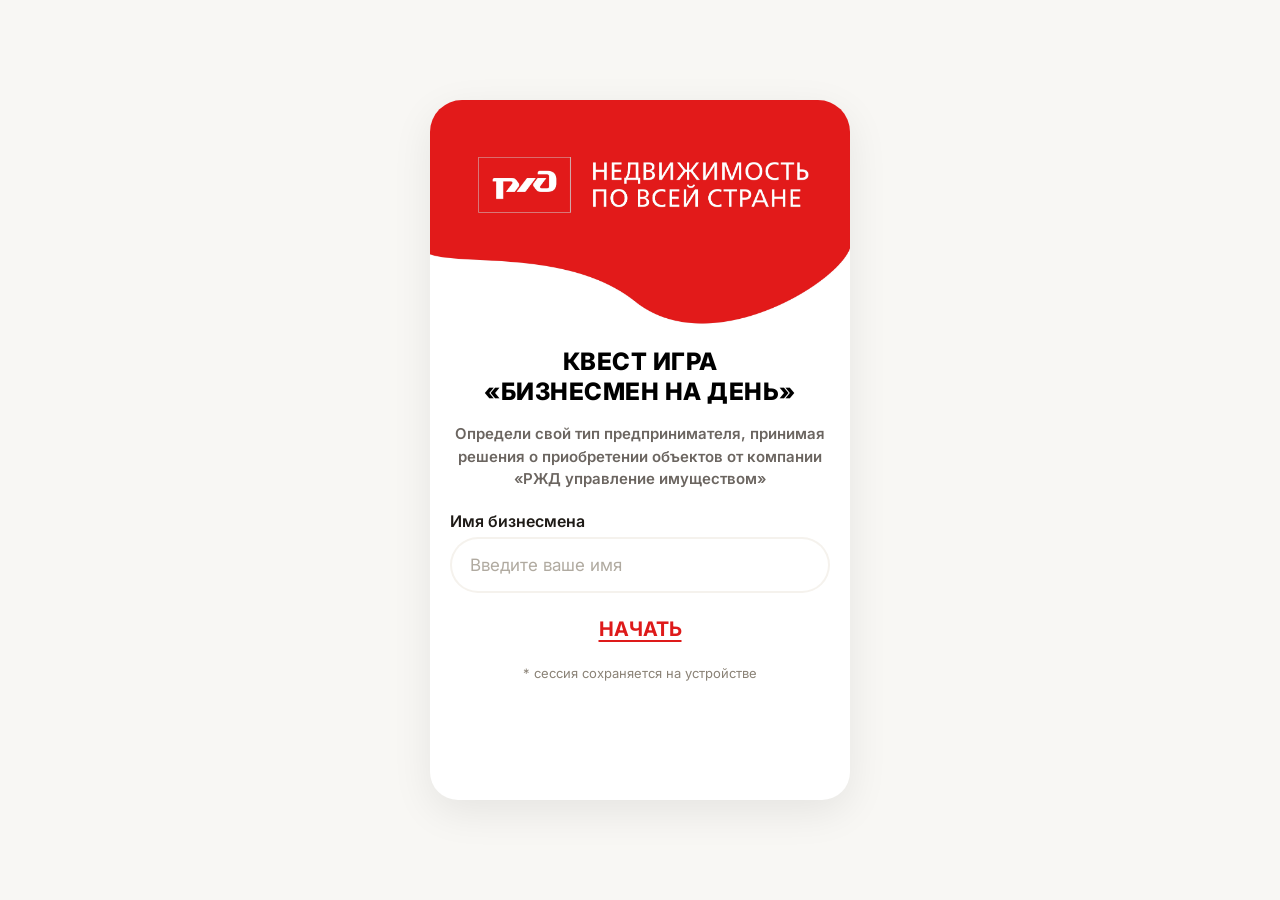
<file: index.html>
<!DOCTYPE html>
<html lang="ru">
<head>

<!-- Yandex.Metrika counter -->
<script type="text/javascript">
    (function(m,e,t,r,i,k,a){
        m[i]=m[i]||function(){(m[i].a=m[i].a||[]).push(arguments)};
        m[i].l=1*new Date();
        for (var j = 0; j < document.scripts.length; j++) {if (document.scripts[j].src === r) { return; }}
        k=e.createElement(t),a=e.getElementsByTagName(t)[0],k.async=1,k.src=r,a.parentNode.insertBefore(k,a)
    })(window, document,'script','https://mc.yandex.ru/metrika/tag.js?id=111228959', 'ym');

    ym(111228959, 'init', {ssr:true, webvisor:true, clickmap:true, ecommerce:"dataLayer", referrer: document.referrer, url: location.href, accurateTrackBounce:true, trackLinks:true});
</script>
<noscript><div><img src="https://mc.yandex.ru/watch/111228959" style="position:absolute; left:-9999px;" alt="" /></div></noscript>
<!-- /Yandex.Metrika counter -->
    
    <meta charset="UTF-8" />
    <meta name="viewport" content="width=device-width, initial-scale=1.0, maximum-scale=1.0, user-scalable=yes" />
    <title>Бизнесмен на день — старт</title>
    <link rel="stylesheet" href="https://cdnjs.cloudflare.com/ajax/libs/font-awesome/6.0.0-beta3/css/all.min.css" />
    <link rel="stylesheet" href="css/style.css" />
</head>
<body>
    <div class="app">
        <!-- ХЕАДЕР С ИЗОБРАЖЕНИЕМ -->
        <div class="header">
            <img src="img/header-bg.jpg" alt="Бизнесмен на день" />
        </div>

        <div class="content">
            <!-- Заголовок — теперь умещается на двух строчках -->
            <div class="start-title">
                <span class="line1">КВЕСТ ИГРА</span>
                <span class="line2">«БИЗНЕСМЕН НА ДЕНЬ»</span>
            </div>

            <!-- Описание — без принудительных переносов, переносится естественно -->
            <p class="start-description">
                Определи свой тип предпринимателя, принимая решения о приобретении объектов от компании «РЖД управление имуществом»
            </p>

            <div class="input-label">Имя бизнесмена</div>

            <div class="input-wrapper">
                <input type="text" id="playerName" class="input-name" placeholder="Введите ваше имя" />
            </div>

            <button class="btn-start-text" id="startBtn">НАЧАТЬ</button>

            <div style="margin-top:16px; font-size:13px; color:#8a8276; text-align:center;">
                * сессия сохраняется на устройстве
            </div>
        </div>
    </div>

    <script src="js/app.js"></script>
    <script>
        document.addEventListener('DOMContentLoaded', initStartPage);
    </script>
</body>
</html>
</file>
<file: css/style.css>
/* ============================================
   css/style.css — общие стили для всех страниц
   ============================================ */

/* ---------- Подключаем шрифт Inter ---------- */
@import url('https://fonts.googleapis.com/css2?family=Inter:opsz,wght@14..32,400;14..32,500;14..32,600;14..32,700;14..32,800&display=swap');

* {
    margin: 0;
    padding: 0;
    box-sizing: border-box;
    font-family: 'Inter', 'Segoe UI', Roboto, system-ui, -apple-system, sans-serif;
}

body {
    background: #f8f7f4;
    display: flex;
    justify-content: center;
    align-items: center;
    min-height: 100vh;
    padding: 16px;
}

.app {
    max-width: 420px;
    width: 100%;
    background: #ffffff;
    border-radius: 32px 32px 28px 28px;
    box-shadow: 0 12px 40px rgba(0, 0, 0, 0.08);
    overflow: hidden;
    position: relative;
    min-height: 700px;
}

/* ---------- ХЕАДЕР С ИЗОБРАЖЕНИЕМ ---------- */
.header {
    width: 100%;
    display: block;
    line-height: 0;
}

.header img {
    width: 100%;
    height: auto;
    display: block;
}

/* ---------- Контент ---------- */
.content {
    padding: 20px 20px 28px;
}

/* ---------- СТАРТОВАЯ СТРАНИЦА (ВВОДНАЯ) ---------- */
.start-title {
    font-size: 24px;
    font-weight: 800;
    color: #000000;
    letter-spacing: 0.5px;
    line-height: 1.2;
    margin-bottom: 16px;
    text-align: center;
}

.start-title .line1 {
    display: block;
    font-size: 24px;
}

.start-title .line2 {
    display: block;
    font-size: 24px;
    margin-top: 2px;
}

/* Описание — шрифт Inter, естественный перенос, центрирование */
.start-description {
    font-size: 15px;
    font-weight: 600;
    color: #6b6560;
    line-height: 1.5;
    margin-bottom: 20px;
    text-align: center;
    font-family: 'Inter', sans-serif;
    max-width: 100%;
    word-wrap: break-word;
}

/* Подпись перед полем ввода */
.input-label {
    font-size: 16px;
    font-weight: 600;
    color: #1e1a16;
    margin-bottom: 6px;
}

/* Обёртка для поля ввода — светло-серый фон */
.input-wrapper {
    background: #f5f2ed;
    border-radius: 60px;
    padding: 2px;
    margin-bottom: 16px;
}

.input-name {
    width: 100%;
    padding: 16px 18px;
    border: none;
    border-radius: 60px;
    font-size: 17px;
    background: #ffffff;
    outline: none;
}

.input-name:focus {
    outline: 2px solid #DE1A1A;
    outline-offset: -2px;
}

.input-name::placeholder {
    color: #b0aaa0;
}

/* Кнопка "НАЧАТЬ" — только подчёркнутые красные буквы */
.btn-start-text {
    background: transparent;
    border: none;
    color: #DE1A1A;
    font-size: 20px;
    font-weight: 700;
    text-decoration: underline;
    text-underline-offset: 4px;
    cursor: pointer;
    padding: 8px 0;
    width: 100%;
    display: block;
    text-align: center;
    transition: opacity 0.2s;
}

.btn-start-text:hover {
    opacity: 0.7;
}

.btn-start-text:active {
    opacity: 0.5;
}

/* ---------- СТРАНИЦА ЗАДАНИЯ (task.html) ---------- */

/* Описание — шрифт Inter, естественный перенос, центрирование */
.task-description {
    font-size: 15px;
    font-weight: 600;
    color: #6b6560;
    line-height: 1.5;
    margin-bottom: 16px;
    text-align: center;
    font-family: 'Inter', sans-serif;
    max-width: 100%;
    word-wrap: break-word;
}

/* Баланс — чёрным цветом, шрифт Inter */
.task-balance {
    font-size: 18px;
    font-weight: 700;
    color: #1e1a16;
    text-align: center;
    margin-bottom: 24px;
    font-family: 'Inter', sans-serif;
}

/* Блок с изображением и текстом задачи */
.task-block {
    display: flex;
    gap: 16px;
    align-items: flex-start;
    margin-bottom: 20px;
}

.task-image {
    flex-shrink: 0;
    width: 100px;
}

.task-image img {
    width: 100%;
    height: auto;
    display: block;
    border-radius: 12px;
    border: 1px solid #e6e1d9;
}

.task-text {
    flex: 1;
    font-size: 15px;
    color: #1e1a16;
    line-height: 1.5;
}

.task-text strong {
    font-weight: 700;
}

/* Последняя фраза на странице */
.task-final {
    font-size: 18px;
    font-weight: 700;
    color: #DE1A1A;
    text-align: center;
    margin-top: 8px;
    padding: 12px 0;
    border-top: 2px solid #f0ede8;
    border-bottom: 2px solid #f0ede8;
}

/* ---------- КАРТОЧКА БИЗНЕСМЕНА (на index.html, если используется) ---------- */
.business-card-title {
    font-size: 22px;
    font-weight: 800;
    color: #DE1A1A;
    letter-spacing: 0.5px;
    margin: 20px 0 4px;
    text-align: center;
}

.business-card-balance {
    font-size: 17px;
    font-weight: 500;
    color: #1e1a16;
    text-align: center;
    margin-bottom: 12px;
}

.business-card-table {
    width: 100%;
    border-collapse: collapse;
    font-size: 13px;
    margin-bottom: 12px;
    border: 1px solid #e6e1d9;
    border-radius: 12px;
    overflow: hidden;
}

.business-card-table th {
    text-align: left;
    font-weight: 600;
    color: #5b554b;
    padding: 10px 12px;
    background: #f5f2ed;
    border-bottom: 2px solid #e6e1d9;
    font-size: 12px;
    text-transform: uppercase;
    letter-spacing: 0.3px;
}

.business-card-table td {
    padding: 10px 12px;
    border-bottom: 1px solid #eeeae3;
    color: #4d463c;
}

.business-card-table tr:last-child td {
    border-bottom: none;
}

.business-card-table .status-empty {
    color: #b0aaa0;
    font-style: italic;
}

.start-task {
    font-size: 15px;
    color: #4d463c;
    line-height: 1.6;
    margin: 8px 0 16px;
}

/* ---------- Карточка лота ---------- */
.lot-card {
    background: #fff;
    border-radius: 24px;
    box-shadow: 0 4px 16px rgba(0,0,0,0.04);
    overflow: hidden;
    margin-bottom: 16px;
    border: 1px solid #f0ede8;
}

/* ---------- ГАЛЕРЕЯ ИЗОБРАЖЕНИЙ ---------- */
.lot-gallery {
    position: relative;
    background: #eae7e0;
    overflow: hidden;
}

.gallery-slider {
    display: flex;
    transition: transform 0.4s ease;
    touch-action: pan-y;
}

.gallery-slide {
    min-width: 100%;
    height: 220px;
    background-size: cover;
    background-position: center;
    background-color: #eae7e0;
    display: flex;
    align-items: center;
    justify-content: center;
    font-size: 48px;
    color: #9e9a91;
}

/* Навигация галереи (точки/индикаторы) */
.gallery-nav {
    display: flex;
    justify-content: center;
    gap: 8px;
    padding: 10px 0 6px;
    background: #ffffff;
}

.gallery-dot {
    width: 8px;
    height: 8px;
    border-radius: 50%;
    background: #d5d0c8;
    border: none;
    padding: 0;
    cursor: pointer;
    transition: 0.2s;
}

.gallery-dot.active {
    background: #DE1A1A;
    width: 24px;
    border-radius: 4px;
}

/* Стрелки переключения */
.gallery-arrows {
    position: absolute;
    top: 50%;
    left: 0;
    right: 0;
    transform: translateY(-50%);
    display: flex;
    justify-content: space-between;
    padding: 0 8px;
    pointer-events: none;
}

.gallery-arrow {
    background: rgba(0,0,0,0.5);
    color: white;
    border: none;
    width: 36px;
    height: 36px;
    border-radius: 50%;
    font-size: 18px;
    cursor: pointer;
    pointer-events: all;
    transition: 0.2s;
    display: flex;
    align-items: center;
    justify-content: center;
}

.gallery-arrow:active {
    background: rgba(0,0,0,0.8);
    transform: scale(0.95);
}

.gallery-arrow.hidden {
    opacity: 0;
    pointer-events: none;
}

/* ---------- Остальные элементы лота ---------- */
.lot-body {
    padding: 16px 18px 18px;
}

.lot-title {
    font-weight: 700;
    font-size: 18px;
    color: #1e1a16;
}

.lot-meta {
    display: flex;
    flex-wrap: wrap;
    gap: 8px 14px;
    margin: 8px 0 12px;
    font-size: 14px;
    color: #5b554b;
}

.lot-meta i {
    width: 18px;
    color: #DE1A1A;
}

.lot-price {
    font-weight: 600;
    color: #1e1a16;
    background: #f5f2ed;
    padding: 6px 14px;
    border-radius: 40px;
    display: inline-block;
    font-size: 15px;
}

/* ---------- Кнопки ---------- */
.btn {
    flex: 1;
    padding: 14px 8px;
    border: none;
    border-radius: 60px;
    font-weight: 600;
    font-size: 17px;
    cursor: pointer;
    transition: 0.2s;
    background: #f0ede8;
    color: #1e1a16;
    display: flex;
    align-items: center;
    justify-content: center;
    gap: 6px;
}

.btn-primary {
    background: #DE1A1A;
    color: white;
    box-shadow: 0 4px 10px rgba(222, 26, 26, 0.25);
}

.btn-primary:active { background: #b81515; transform: scale(0.97); }
.btn-secondary { background: #f0ede8; }
.btn-secondary:active { background: #e0dbd3; }
.btn:disabled { opacity: 0.5; pointer-events: none; }

.lot-actions {
    display: flex;
    gap: 12px;
    margin-top: 18px;
}

/* ---------- Прогресс (с именем игрока) ---------- */
.progress-block {
    background: #f5f2ed;
    border-radius: 40px;
    padding: 10px 18px;
    margin: 12px 0 6px;
    display: flex;
    align-items: center;
    justify-content: space-between;
    font-size: 14px;
    font-weight: 500;
    flex-wrap: wrap;
    gap: 4px 8px;
}

.progress-block .progress-left {
    display: flex;
    align-items: center;
    gap: 6px;
    flex-wrap: wrap;
}

.progress-block .progress-left .player-name {
    color: #DE1A1A;
    font-weight: 700;
    font-size: 15px;
}

.progress-block i { color: #DE1A1A; margin-right: 4px; }

.progress-block .progress-right {
    display: flex;
    align-items: center;
    gap: 8px;
    font-weight: 600;
    font-size: 14px;
}

.badge-result {
    background: #DE1A1A;
    color: white;
    padding: 4px 14px;
    border-radius: 40px;
    font-size: 13px;
    font-weight: 600;
    white-space: nowrap;
}

/* ---------- Результат ---------- */
.result-card {
    background: #fcf9f6;
    border-radius: 28px;
    padding: 24px 20px;
    margin-bottom: 20px;
    border: 1px solid #ede8e0;
    text-align: center;
}

.result-image {
    width: 204px;  /* 120px × 1.7 = 204px */
    height: 204px;
    border-radius: 50%;
    object-fit: cover;
    margin: 0 auto 16px;
    display: block;
    border: 2px solid #DE1A1A;  /* Было 3px, стало 2px — тоньше */
}

.result-type {
    font-size: 28px;
    font-weight: 800;
    color: #1e1a16;
}

.result-desc {
    margin-top: 8px;
    color: #4d463c;
    line-height: 1.5;
}

/* Фраза вместо кнопки шеринга */
.result-share-text {
    font-size: 16px;
    color: #7a7266;
    text-align: center;
    margin-top: 16px;
    padding: 12px;
    background: #f5f2ed;
    border-radius: 12px;
    font-style: italic;
}

/* ---------- Таблица результатов ---------- */
.lot-table {
    width: 100%;
    border-collapse: collapse;
    font-size: 14px;
    margin: 20px 0 12px;
}

.lot-table th {
    text-align: left;
    font-weight: 600;
    color: #5b554b;
    padding-bottom: 8px;
    border-bottom: 2px solid #e6e1d9;
}

.lot-table td {
    padding: 10px 0;
    border-bottom: 1px solid #eeeae3;
}

.choice-badge {
    background: #eae7e0;
    padding: 4px 12px;
    border-radius: 30px;
    font-weight: 500;
    font-size: 13px;
}

.choice-beru { background: #DE1A1A; color: white; }
.choice-mimo { background: #eae7e0; color: #3f3a32; }

.hint {
    color: #7a7266;
    font-size: 15px;
    margin-top: 8px;
}

.hint a {
    color: #DE1A1A;
    font-weight: 600;
    text-decoration: underline;
}

.finish-cta {
    background: #DE1A1A10;
    border-radius: 30px;
    padding: 14px 18px;
    margin-top: 20px;
    border: 1px dashed #DE1A1A;
    color: #1e1a16;
    font-weight: 500;
    text-align: center;
}

.text-center { text-align: center; }
.mt-12 { margin-top: 12px; }
.hidden { display: none !important; }

/* ---------- СООБЩЕНИЕ "ВСЕ ЛОТЫ СОБРАНЫ" ---------- */
.all-done-overlay {
    text-align: center;
    padding: 40px 20px;
}

.all-done-overlay .big-icon {
    font-size: 64px;
    display: block;
    margin-bottom: 16px;
}

.all-done-overlay .big-text {
    font-size: 32px;
    font-weight: 800;
    color: #DE1A1A;
    line-height: 1.2;
}

.all-done-overlay .sub-text {
    font-size: 16px;
    color: #4d463c;
    margin-top: 8px;
}

/* ---------- Адаптивность ---------- */
@media (max-width: 480px) {
    .start-title .line1 {
        font-size: 20px;
    }
    .start-title .line2 {
        font-size: 20px;
    }
    .start-description {
        font-size: 14px;
    }
    .task-description {
        font-size: 14px;
    }
    .task-balance {
        font-size: 16px;
    }
    .task-block {
        flex-direction: column;
        align-items: center;
    }
    .task-image {
        width: 140px;
    }
    .task-text {
        font-size: 14px;
        text-align: center;
    }
    .task-final {
        font-size: 16px;
        padding: 10px 0;
    }
    .gallery-slide {
        height: 180px;
    }
    .business-card-title {
        font-size: 18px;
    }
    .business-card-balance {
        font-size: 15px;
    }
    .business-card-table {
        font-size: 12px;
    }
    .business-card-table th,
    .business-card-table td {
        padding: 8px 10px;
    }
    .progress-block {
        font-size: 12px;
        padding: 8px 12px;
    }
    .progress-block .progress-left .player-name {
        font-size: 12px;
    }
    .result-image {
        width: 153px;  /* 90px × 1.7 = 153px */
        height: 153px;
    }
    .result-type {
        font-size: 22px;
    }
    .all-done-overlay .big-text {
        font-size: 26px;
    }
    .btn-start-text {
        font-size: 18px;
    }
}
</file>
